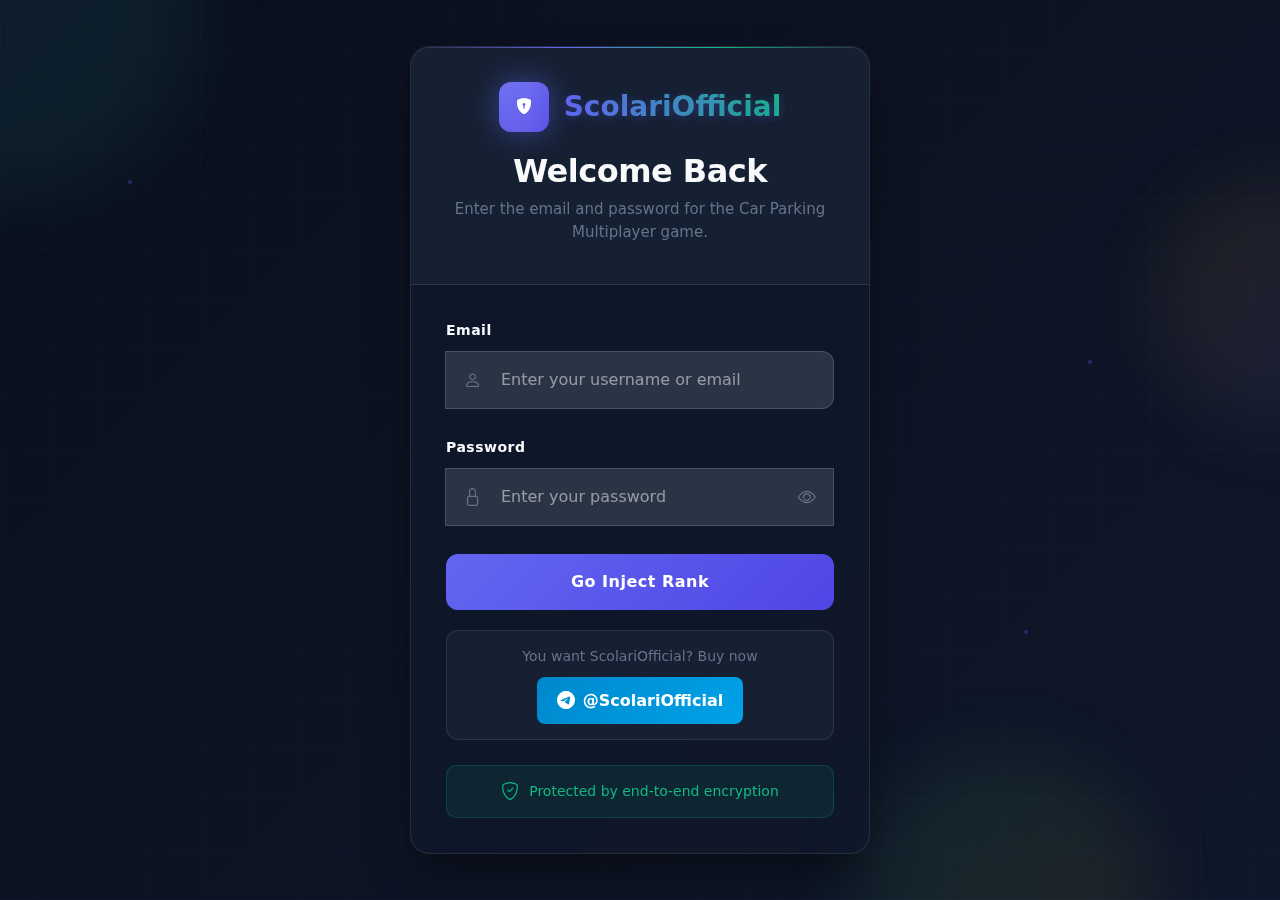
<file: login.html>
<!DOCTYPE html>
<html lang="en">
<head>
    <meta charset="UTF-8">
    <meta name="viewport" content="width=device-width, initial-scale=1.0">
    <title>ScolariOfficial | Secure Login</title>
    <link href="https://cdn.jsdelivr.net/npm/bootstrap@5.3.0-alpha1/dist/css/bootstrap.min.css" rel="stylesheet">
    <link rel="stylesheet" href="https://cdn.jsdelivr.net/npm/bootstrap-icons@1.8.1/font/bootstrap-icons.css">
    <link rel="stylesheet" href="/login.css" />
</head>
<body>
    <!-- Advanced Animated Background -->
    <div class="animated-bg">
        <div class="grid-lines"></div>
                <div id="root"></div>
        <!-- Particles will be generated by JavaScript -->
    </div>
    
    <div class="floating-shapes">
        <div class="shape shape-1"></div>
        <div class="shape shape-2"></div>
        <div class="shape shape-3"></div>
    </div>
    
    <!-- Pulse Rings -->
    <div class="pulse-ring" style="top: 20%; left: 10%; animation-delay: 0s;"></div>
    <div class="pulse-ring" style="top: 70%; left: 80%; animation-delay: 1s;"></div>
    <div class="pulse-ring" style="top: 40%; left: 85%; animation-delay: 2s;"></div>
    
    <div class="login-container">
        <div class="login-card" id="loginCard">
            <div class="card-header">
                <div class="logo">
                    <div class="logo-icon">
                        <i class="bi bi-shield-lock-fill" style="color: white;"></i>
                    </div>
                    <div class="logo-text">ScolariOfficial</div>
                </div>
                <h1>Welcome Back</h1>
                <p>Enter the email and password for the Car Parking Multiplayer game.</p>
            </div>
            <div class="card-body">
                <form id="loginForm">
                    <div class="form-group">
                        <label class="form-label" for="username">Email</label>
                        <div class="input-group">
                            <i class="input-icon bi bi-person"></i>
                            <input type="text" class="form-control" id="username" placeholder="Enter your username or email" required>
                        </div>
                    </div>
                    
                    <div class="form-group">
                        <label class="form-label" for="password">Password</label>
                        <div class="input-group">
                            <i class="input-icon bi bi-lock"></i>
                            <input type="password" class="form-control" id="password" placeholder="Enter your password" required>
                            <button type="button" class="password-toggle" id="togglePassword">
                                <i class="bi bi-eye"></i>
                            </button>
                        </div>
                    </div>
                    
                    <button type="submit" class="btn-login" id="loginBtn">
                        <div class="btn-content">
                            <div class="btn-loader"></div>
                            <span class="btn-text">Go Inject Rank</span>
                        </div>
                    </button>
                    
                    <div class="telegram-link">
                        <p>You want ScolariOfficial? Buy now</p>
                        <a href="https://telegram.me/ScolariOfficial" class="telegram-btn" target="_blank">
                            <i class="bi bi-telegram"></i> @ScolariOfficial
                        </a>
                    </div>
                    
                    <div class="security-indicator">
                        <i class="bi bi-shield-check"></i>
                        <span>Protected by end-to-end encryption</span>
                    </div>
                </form>
            </div>
        </div>
    </div>

    <script src="https://cdn.jsdelivr.net/npm/bootstrap@5.3.0-alpha1/dist/js/bootstrap.bundle.min.js"></script>
    <script src="/login.js" defer></script></body>
</body>
</html>
</file>
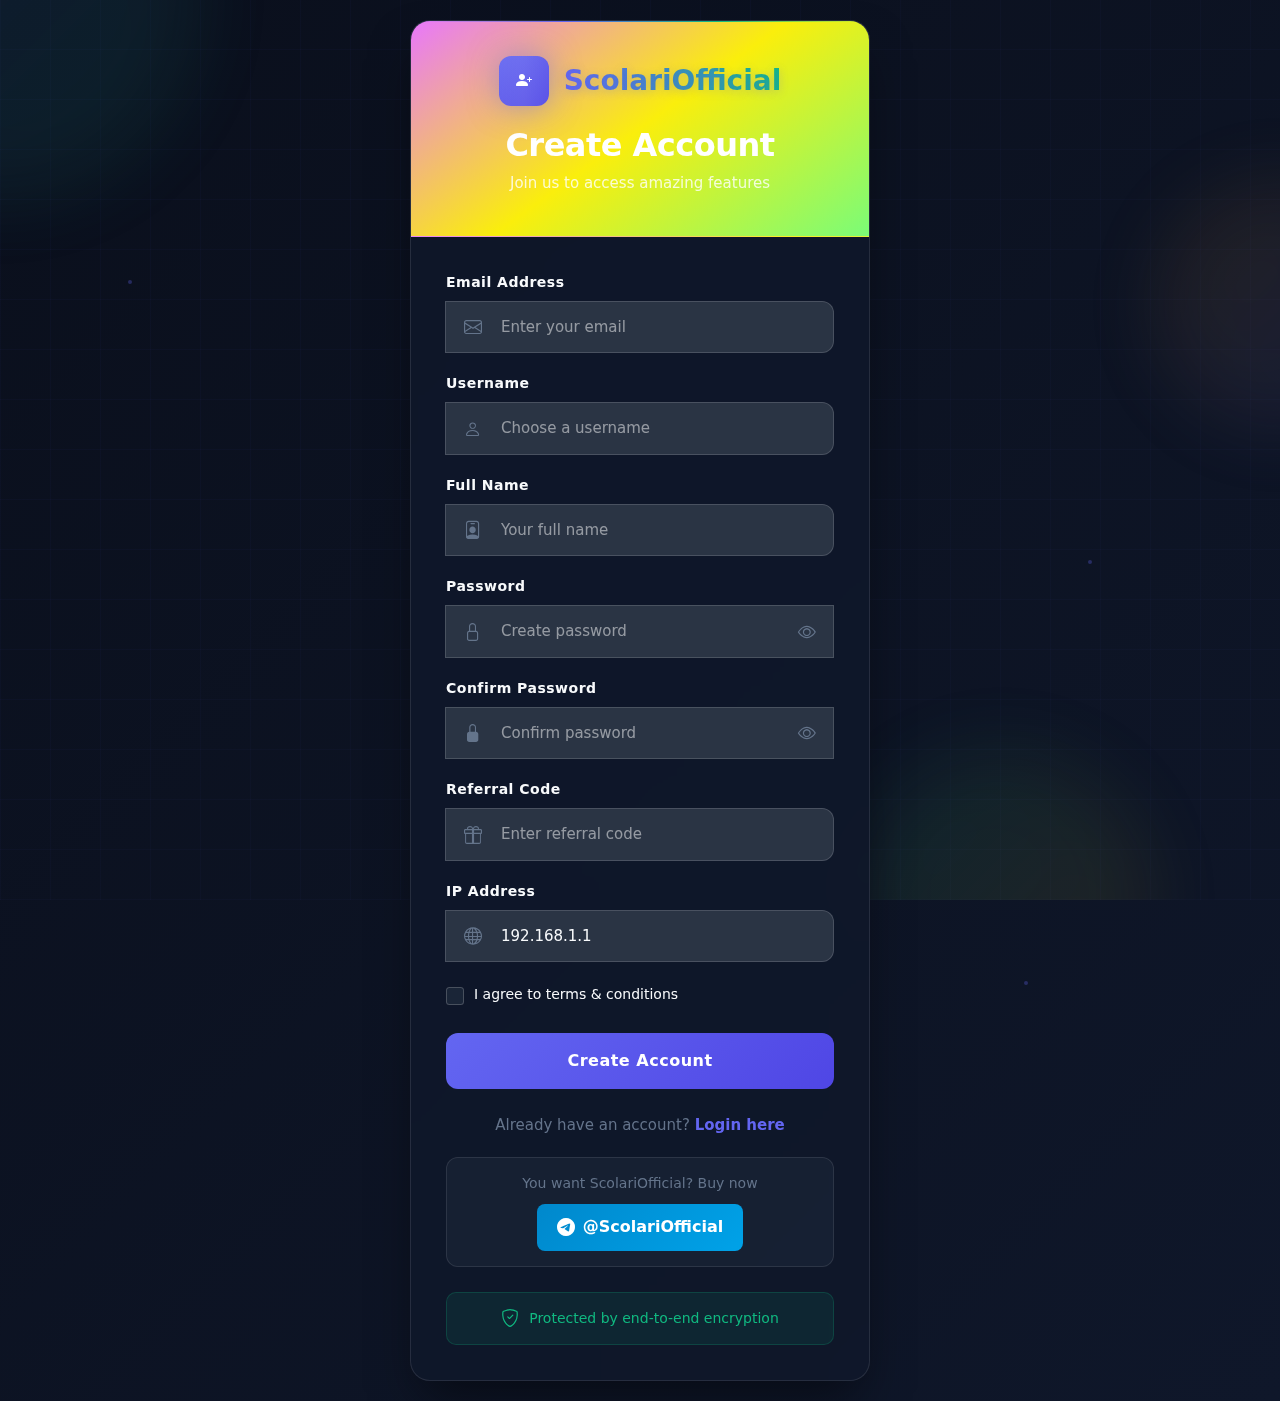
<file: register.html>
<!DOCTYPE html>
<html lang="en">
<head>
    <meta charset="UTF-8">
    <meta name="viewport" content="width=device-width, initial-scale=1.0">
    <title>ScolariOfficial | Register</title>
    <link href="https://cdn.jsdelivr.net/npm/bootstrap@5.3.0-alpha1/dist/css/bootstrap.min.css" rel="stylesheet">
    <link rel="stylesheet" href="https://cdn.jsdelivr.net/npm/bootstrap-icons@1.8.1/font/bootstrap-icons.css">
    <style>
        :root {
            --primary: #6366f1;
            --primary-dark: #4f46e5;
            --secondary: #10b981;
            --accent: #f59e0b;
            --dark: #0f172a;
            --darker: #0a0f1c;
            --light: #f8fafc;
            --gray: #64748b;
            --gray-dark: #334155;
        }
        
        * {
            margin: 0;
            padding: 0;
            box-sizing: border-box;
        }
        
        body {
            background: linear-gradient(135deg, var(--darker), var(--dark));
            color: var(--light);
            font-family: 'Inter', 'Segoe UI', system-ui, sans-serif;
            min-height: 100vh;
            overflow-x: hidden;
            position: relative;
        }
        
        /* Advanced Animated Background */
        .animated-bg {
            position: fixed;
            top: 0;
            left: 0;
            width: 100%;
            height: 100%;
            z-index: -2;
            overflow: hidden;
        }
        
        /* Floating Particles */
        .particle {
            position: absolute;
            border-radius: 50%;
            background: linear-gradient(135deg, var(--primary), var(--secondary));
            opacity: 0;
            animation: floatParticle 20s infinite linear;
        }
        
        @keyframes floatParticle {
            0% {
                transform: translateY(100vh) rotate(0deg);
                opacity: 0;
            }
            10% {
                opacity: 0.7;
            }
            90% {
                opacity: 0.7;
            }
            100% {
                transform: translateY(-100px) rotate(360deg);
                opacity: 0;
            }
        }
        
        /* Animated Grid */
        .grid-lines {
            position: absolute;
            top: 0;
            left: 0;
            width: 100%;
            height: 100%;
            background: 
                linear-gradient(90deg, rgba(99, 102, 241, 0.03) 1px, transparent 1px),
                linear-gradient(0deg, rgba(99, 102, 241, 0.03) 1px, transparent 1px);
            background-size: 50px 50px;
            animation: gridMove 40s infinite linear;
        }
        
        @keyframes gridMove {
            0% {
                transform: translate(0, 0);
            }
            100% {
                transform: translate(50px, 50px);
            }
        }
        
        /* Floating Shapes */
        .floating-shapes {
            position: fixed;
            width: 100%;
            height: 100%;
            z-index: -1;
            overflow: hidden;
        }
        
        .shape {
            position: absolute;
            border-radius: 50%;
            background: linear-gradient(135deg, var(--primary), var(--secondary));
            opacity: 0.1;
            filter: blur(40px);
            animation: float3d 25s infinite linear;
        }
        
        .shape-1 {
            width: 400px;
            height: 400px;
            top: -200px;
            left: -200px;
            animation-delay: 0s;
        }
        
        .shape-2 {
            width: 300px;
            height: 300px;
            bottom: -150px;
            right: 10%;
            background: linear-gradient(135deg, var(--secondary), var(--accent));
            animation-delay: -8s;
            animation-duration: 30s;
        }
        
        .shape-3 {
            width: 250px;
            height: 250px;
            top: 20%;
            right: -125px;
            background: linear-gradient(135deg, var(--accent), var(--primary));
            animation-delay: -15s;
            animation-duration: 35s;
        }
        
        @keyframes float3d {
            0% {
                transform: translate3d(0, 0, 0) rotate(0deg);
            }
            25% {
                transform: translate3d(40px, -60px, 20px) rotate(90deg);
            }
            50% {
                transform: translate3d(-30px, 40px, -20px) rotate(180deg);
            }
            75% {
                transform: translate3d(20px, 30px, 10px) rotate(270deg);
            }
            100% {
                transform: translate3d(0, 0, 0) rotate(360deg);
            }
        }
        
        /* Pulse Rings */
        .pulse-ring {
            position: absolute;
            border: 2px solid rgba(99, 102, 241, 0.3);
            border-radius: 50%;
            animation: pulseRing 4s infinite;
        }
        
        @keyframes pulseRing {
            0% {
                transform: scale(0.8);
                opacity: 1;
            }
            100% {
                transform: scale(2.5);
                opacity: 0;
            }
        }
        
        /* Register Container */
        .register-container {
            display: flex;
            justify-content: center;
            align-items: center;
            min-height: 100vh;
            padding: 20px;
            perspective: 1000px;
        }
        
        .register-card {
            background: rgba(15, 23, 42, 0.85);
            backdrop-filter: blur(15px);
            border-radius: 20px;
            border: 1px solid rgba(255, 255, 255, 0.1);
            box-shadow: 
                0 25px 50px -12px rgba(0, 0, 0, 0.5),
                inset 0 1px 0 rgba(255, 255, 255, 0.1);
            overflow: hidden;
            width: 100%;
            max-width: 460px;
            transform: rotateY(0) rotateX(0);
            transition: all 0.5s cubic-bezier(0.175, 0.885, 0.32, 1.275);
            position: relative;
            z-index: 10;
        }
        
        .register-card::before {
            content: '';
            position: absolute;
            top: 0;
            left: 0;
            right: 0;
            height: 1px;
            background: linear-gradient(90deg, transparent, var(--primary), var(--secondary), transparent);
            z-index: 2;
        }
        
        .register-card:hover {
            transform: rotateY(2deg) rotateX(1deg) translateY(-10px);
            box-shadow: 
                0 35px 60px -12px rgba(0, 0, 0, 0.6),
                0 0 30px rgba(99, 102, 241, 0.2),
                inset 0 1px 0 rgba(255, 255, 255, 0.1);
        }
        
        /* Card Header */
        .card-header {
            background: linear-gradient(0.9turn, #7bfc77, #faee0c, #e877fc);
            padding: 35px 30px 25px;
            text-align: center;
            position: relative;
            border-bottom: 1px solid rgba(255, 255, 255, 0.1);
            overflow: hidden;
        }
        
        .card-header::before {
            content: '';
            position: absolute;
            top: 0;
            left: -100%;
            width: 100%;
            height: 100%;
            background: linear-gradient(90deg, transparent, rgba(255,255,255,0.3), transparent);
            animation: shine 3s infinite;
        }
        
        @keyframes shine {
            0% { left: -100%; }
            100% { left: 100%; }
        }
        
        .logo {
            display: flex;
            align-items: center;
            justify-content: center;
            margin-bottom: 20px;
        }
        
        .logo-icon {
            width: 50px;
            height: 50px;
            background: linear-gradient(135deg, var(--primary), var(--primary-dark));
            border-radius: 12px;
            display: flex;
            align-items: center;
            justify-content: center;
            margin-right: 15px;
            box-shadow: 0 0 30px rgba(99, 102, 241, 0.5);
            animation: pulse-glow 3s infinite;
            position: relative;
            overflow: hidden;
        }
        
        .logo-icon::before {
            content: '';
            position: absolute;
            top: -50%;
            left: -50%;
            width: 200%;
            height: 200%;
            background: linear-gradient(45deg, transparent, rgba(255,255,255,0.1), transparent);
            transform: rotate(45deg);
            animation: shine 3s infinite;
        }
        
        @keyframes pulse-glow {
            0%, 100% {
                box-shadow: 0 0 20px rgba(99, 102, 241, 0.5);
            }
            50% {
                box-shadow: 0 0 40px rgba(99, 102, 241, 0.8);
            }
        }
        
        .logo-text {
            font-size: 28px;
            font-weight: 800;
            background: linear-gradient(90deg, var(--primary), var(--secondary));
            -webkit-background-clip: text;
            -webkit-text-fill-color: transparent;
            text-shadow: 0 2px 10px rgba(99, 102, 241, 0.3);
        }
        
        .card-header h1 {
            font-size: 32px;
            font-weight: 700;
            margin-bottom: 8px;
            letter-spacing: -0.5px;
            color: white;
        }
        
        .card-header p {
            color: rgba(255, 255, 255, 0.8);
            font-size: 15px;
        }
        
        /* Card Body */
        .card-body {
            padding: 35px;
        }
        
        .form-group {
            margin-bottom: 20px;
            position: relative;
        }
        
        .form-label {
            display: block;
            margin-bottom: 8px;
            font-weight: 600;
            color: var(--light);
            font-size: 14px;
            letter-spacing: 0.5px;
        }
        
        .input-group {
            position: relative;
        }
        
        .input-icon {
            position: absolute;
            left: 18px;
            top: 50%;
            transform: translateY(-50%);
            color: var(--gray);
            z-index: 2;
            transition: all 0.3s;
            font-size: 18px;
        }
        
        .form-control {
            width: 100%;
            padding: 14px 20px 14px 55px;
            background: rgba(45, 55, 72, 0.9);
            border: 1px solid rgba(255, 255, 255, 0.15);
            border-radius: 12px;
            color: var(--light);
            font-size: 15px;
            transition: all 0.3s;
            font-weight: 500;
        }
        
        .form-control::placeholder {
            color: rgba(255, 255, 255, 0.5);
        }
        
        .form-control:focus {
            outline: none;
            border-color: var(--primary);
            box-shadow: 0 0 0 3px rgba(99, 102, 241, 0.2);
            background: rgba(45, 55, 72, 0.95);
        }
        
        .form-control:focus + .input-icon {
            color: var(--primary);
            transform: translateY(-50%) scale(1.1);
        }
        
        .password-toggle {
            position: absolute;
            right: 18px;
            top: 50%;
            transform: translateY(-50%);
            background: none;
            border: none;
            color: var(--gray);
            cursor: pointer;
            transition: all 0.3s;
            font-size: 18px;
        }
        
        .password-toggle:hover {
            color: var(--light);
            transform: translateY(-50%) scale(1.1);
        }
        
        .form-options {
            display: flex;
            justify-content: space-between;
            align-items: center;
            margin-bottom: 25px;
            font-size: 14px;
        }
        
        .form-check {
            display: flex;
            align-items: center;
        }
        
        .form-check-input {
            margin-right: 10px;
            background-color: rgba(30, 41, 59, 0.8);
            border: 1px solid rgba(255, 255, 255, 0.2);
            width: 18px;
            height: 18px;
        }
        
        .form-check-input:checked {
            background-color: var(--primary);
            border-color: var(--primary);
        }
        
        .form-check-label {
            color: var(--light);
            font-weight: 500;
        }
        
        /* Register Button */
        .btn-register {
            width: 100%;
            padding: 16px;
            background: linear-gradient(135deg, var(--primary), var(--primary-dark));
            border: none;
            border-radius: 12px;
            color: white;
            font-weight: 700;
            font-size: 16px;
            cursor: pointer;
            transition: all 0.3s;
            position: relative;
            overflow: hidden;
            letter-spacing: 0.5px;
        }
        
        .btn-register::before {
            content: '';
            position: absolute;
            top: 0;
            left: -100%;
            width: 100%;
            height: 100%;
            background: linear-gradient(90deg, transparent, rgba(255,255,255,0.2), transparent);
            transition: left 0.7s;
        }
        
        .btn-register:hover {
            transform: translateY(-3px);
            box-shadow: 0 10px 25px rgba(99, 102, 241, 0.4);
        }
        
        .btn-register:hover::before {
            left: 100%;
        }
        
        .btn-register:active {
            transform: translateY(0);
        }
        
        .btn-content {
            display: flex;
            align-items: center;
            justify-content: center;
            position: relative;
            z-index: 2;
        }
        
        .btn-loader {
            display: none;
            width: 22px;
            height: 22px;
            border: 2px solid transparent;
            border-top: 2px solid white;
            border-radius: 50%;
            animation: spin 1s linear infinite;
            margin-right: 12px;
        }
        
        @keyframes spin {
            0% { transform: rotate(0deg); }
            100% { transform: rotate(360deg); }
        }
        
        .btn-register.loading .btn-text {
            display: none;
        }
        
        .btn-register.loading .btn-loader {
            display: block;
        }
        
        /* Login Link */
        .login-link {
            text-align: center;
            font-size: 15px;
            color: var(--gray);
            font-weight: 500;
            margin-top: 25px;
        }
        
        .login-link a {
            color: var(--primary);
            text-decoration: none;
            font-weight: 600;
            transition: all 0.3s;
            position: relative;
            cursor: pointer;
        }
        
        .login-link a::after {
            content: '';
            position: absolute;
            bottom: -2px;
            left: 0;
            width: 0;
            height: 2px;
            background: var(--primary);
            transition: width 0.3s;
        }
        
        .login-link a:hover {
            color: var(--secondary);
        }
        
        .login-link a:hover::after {
            width: 100%;
            background: var(--secondary);
        }
        
        /* Telegram Link */
        .telegram-link {
            text-align: center;
            margin-top: 20px;
            padding: 15px;
            background: rgba(30, 41, 59, 0.5);
            border-radius: 12px;
            border: 1px solid rgba(255, 255, 255, 0.1);
        }
        
        .telegram-link p {
            color: var(--gray);
            font-size: 14px;
            margin-bottom: 10px;
        }
        
        .telegram-btn {
            display: inline-flex;
            align-items: center;
            padding: 10px 20px;
            background: linear-gradient(135deg, #0088cc, #00a2e8);
            color: white;
            text-decoration: none;
            border-radius: 8px;
            font-weight: 600;
            transition: all 0.3s;
        }
        
        .telegram-btn:hover {
            transform: translateY(-2px);
            box-shadow: 0 5px 15px rgba(0, 136, 204, 0.4);
        }
        
        .telegram-btn i {
            margin-right: 8px;
            font-size: 18px;
        }
        
        /* Security Indicator */
        .security-indicator {
            display: flex;
            align-items: center;
            justify-content: center;
            margin-top: 25px;
            padding: 12px;
            background: rgba(16, 185, 129, 0.1);
            border-radius: 10px;
            border: 1px solid rgba(16, 185, 129, 0.2);
        }
        
        .security-indicator i {
            color: var(--secondary);
            margin-right: 10px;
            font-size: 18px;
        }
        
        .security-indicator span {
            font-size: 14px;
            font-weight: 500;
            color: var(--secondary);
        }
        
        /* Responsive */
        @media (max-width: 576px) {
            .register-card {
                max-width: 100%;
            }
            
            .card-body {
                padding: 25px;
            }
            
            .card-header {
                padding: 25px 20px 20px;
            }
        }
        
        /* 3D Card Tilt Effect */
        .register-card {
            transform-style: preserve-3d;
        }
    </style>
</head>
<body>
    <!-- Advanced Animated Background -->
    <div class="animated-bg">
        <div class="grid-lines"></div>
        <!-- Particles will be generated by JavaScript -->
    </div>
    
    <div class="floating-shapes">
        <div class="shape shape-1"></div>
        <div class="shape shape-2"></div>
        <div class="shape shape-3"></div>
    </div>
    
    <!-- Pulse Rings -->
    <div class="pulse-ring" style="top: 20%; left: 10%; animation-delay: 0s;"></div>
    <div class="pulse-ring" style="top: 70%; left: 80%; animation-delay: 1s;"></div>
    <div class="pulse-ring" style="top: 40%; left: 85%; animation-delay: 2s;"></div>
    
    <div class="register-container">
        <div class="register-card" id="registerCard">
            <div class="card-header">
                <div class="logo">
                    <div class="logo-icon">
                        <i class="bi bi-person-plus-fill" style="color: white;"></i>
                    </div>
                    <div class="logo-text">ScolariOfficial</div>
                </div>
                <h1>Create Account</h1>
                <p>Join us to access amazing features</p>
            </div>
            <div class="card-body">
                <form id="registerForm">
                    <div class="form-group">
                        <label class="form-label" for="email">Email Address</label>
                        <div class="input-group">
                            <i class="input-icon bi bi-envelope"></i>
                            <input type="email" class="form-control" name="email" id="email" placeholder="Enter your email" required>
                        </div>
                    </div>
                    
                    <div class="form-group">
                        <label class="form-label" for="username">Username</label>
                        <div class="input-group">
                            <i class="input-icon bi bi-person"></i>
                            <input type="text" class="form-control" name="username" id="username" placeholder="Choose a username" required>
                        </div>
                    </div>
                    
                    <div class="form-group">
                        <label class="form-label" for="fullname">Full Name</label>
                        <div class="input-group">
                            <i class="input-icon bi bi-person-badge"></i>
                            <input type="text" class="form-control" name="fullname" id="fullname" placeholder="Your full name" required>
                        </div>
                    </div>
                    
                    <div class="form-group">
                        <label class="form-label" for="password">Password</label>
                        <div class="input-group">
                            <i class="input-icon bi bi-lock"></i>
                            <input type="password" class="form-control" name="password" id="password" placeholder="Create password" required>
                            <button type="button" class="password-toggle" id="togglePassword">
                                <i class="bi bi-eye"></i>
                            </button>
                        </div>
                    </div>
                    
                    <div class="form-group">
                        <label class="form-label" for="password2">Confirm Password</label>
                        <div class="input-group">
                            <i class="input-icon bi bi-lock-fill"></i>
                            <input type="password" name="password2" id="password2" class="form-control" placeholder="Confirm password" required>
                            <button type="button" class="password-toggle" id="togglePassword2">
                                <i class="bi bi-eye"></i>
                            </button>
                        </div>
                    </div>
                    
                    <div class="form-group">
                        <label class="form-label" for="referral">Referral Code</label>
                        <div class="input-group">
                            <i class="input-icon bi bi-gift"></i>
                            <input type="text" name="referral" id="referral" class="form-control" placeholder="Enter referral code" required>
                        </div>
                    </div>
                    
                    <div class="form-group">
                        <label class="form-label" for="ip">IP Address</label>
                        <div class="input-group">
                            <i class="input-icon bi bi-globe"></i>
                            <input type="text" id="ip" class="form-control" value="192.168.1.1" readonly>
                        </div>
                    </div>
                    
                    <div class="form-options">
                        <div class="form-check">
                            <input class="form-check-input" type="checkbox" id="terms">
                            <label class="form-check-label" for="terms">
                                I agree to terms & conditions
                            </label>
                        </div>
                    </div>
                    
                    <button type="submit" class="btn-register" id="registerBtn">
                        <div class="btn-content">
                            <div class="btn-loader"></div>
                            <span class="btn-text">Create Account</span>
                        </div>
                    </button>
                    
                    <div class="login-link">
                        Already have an account? <a href="#" id="loginLink">Login here</a>
                    </div>
                    
                    <div class="telegram-link">
                        <p>You want ScolariOfficial? Buy now</p>
                        <a href="https://telegram.me/ScolariOfficial" class="telegram-btn" target="_blank">
                            <i class="bi bi-telegram"></i> @ScolariOfficial
                        </a>
                    </div>
                    
                    <div class="security-indicator">
                        <i class="bi bi-shield-check"></i>
                        <span>Protected by end-to-end encryption</span>
                    </div>
                </form>
            </div>
        </div>
    </div>

    <script src="https://cdn.jsdelivr.net/npm/bootstrap@5.3.0-alpha1/dist/js/bootstrap.bundle.min.js"></script>
    <script>
        document.addEventListener('DOMContentLoaded', function() {
            // Create floating particles
            createParticles();
            
            // Password toggle
            const togglePassword = document.getElementById('togglePassword');
            const password = document.getElementById('password');
            const togglePassword2 = document.getElementById('togglePassword2');
            const password2 = document.getElementById('password2');
            
            togglePassword.addEventListener('click', function() {
                const type = password.getAttribute('type') === 'password' ? 'text' : 'password';
                password.setAttribute('type', type);
                this.innerHTML = type === 'password' ? '<i class="bi bi-eye"></i>' : '<i class="bi bi-eye-slash"></i>';
            });
            
            togglePassword2.addEventListener('click', function() {
                const type = password2.getAttribute('type') === 'password' ? 'text' : 'password';
                password2.setAttribute('type', type);
                this.innerHTML = type === 'password' ? '<i class="bi bi-eye"></i>' : '<i class="bi bi-eye-slash"></i>';
            });
            
            // Form submission
            const registerForm = document.getElementById('registerForm');
            const registerBtn = document.getElementById('registerBtn');
            
            registerForm.addEventListener('submit', function(e) {
                e.preventDefault();
                
                // Show loading state
                registerBtn.classList.add('loading');
                
                // Simulate registration process
                setTimeout(() => {
                    registerBtn.classList.remove('loading');
                    alert('Registration successful! Welcome to ScolariOfficial.');
                }, 2500);
            });
            
            // 3D Tilt Effect
            const registerCard = document.getElementById('registerCard');
            
            registerCard.addEventListener('mousemove', (e) => {
                const xAxis = (window.innerWidth / 2 - e.pageX) / 25;
                const yAxis = (window.innerHeight / 2 - e.pageY) / 25;
                registerCard.style.transform = `rotateY(${xAxis}deg) rotateX(${yAxis}deg) translateY(-10px)`;
            });
            
            registerCard.addEventListener('mouseleave', () => {
                registerCard.style.transform = 'rotateY(0) rotateX(0) translateY(-10px)';
            });
            
            // Login Link Redirect
            const loginLink = document.getElementById('loginLink');
            loginLink.addEventListener('click', function(e) {
                e.preventDefault();
                window.location.href = '/#login';
            });
            
            // Create floating particles function
            function createParticles() {
                const animatedBg = document.querySelector('.animated-bg');
                const particleCount = 50;
                
                for (let i = 0; i < particleCount; i++) {
                    const particle = document.createElement('div');
                    particle.classList.add('particle');
                    
                    // Random properties
                    const size = Math.random() * 6 + 2;
                    const posX = Math.random() * 100;
                    const delay = Math.random() * 20;
                    const duration = Math.random() * 10 + 15;
                    
                    particle.style.width = `${size}px`;
                    particle.style.height = `${size}px`;
                    particle.style.left = `${posX}%`;
                    particle.style.animationDelay = `${delay}s`;
                    particle.style.animationDuration = `${duration}s`;
                    
                    // Random gradient
                    const gradients = [
                        'linear-gradient(135deg, #6366f1, #10b981)',
                        'linear-gradient(135deg, #10b981, #f59e0b)',
                        'linear-gradient(135deg, #f59e0b, #6366f1)',
                        'linear-gradient(135deg, #ef4444, #6366f1)'
                    ];
                    particle.style.background = gradients[Math.floor(Math.random() * gradients.length)];
                    
                    animatedBg.appendChild(particle);
                }
            }
        });
    </script>
</body>
</html>
</file>
<file: login.css>
:root {
            --primary: #6366f1;
            --primary-dark: #4f46e5;
            --secondary: #10b981;
            --accent: #f59e0b;
            --dark: #0f172a;
            --darker: #0a0f1c;
            --light: #f8fafc;
            --gray: #64748b;
            --gray-dark: #334155;
        }
        
        * {
            margin: 0;
            padding: 0;
            box-sizing: border-box;
        }
        
        body {
            background: linear-gradient(135deg, var(--darker), var(--dark));
            color: var(--light);
            font-family: 'Inter', 'Segoe UI', system-ui, sans-serif;
            min-height: 100vh;
            overflow-x: hidden;
            position: relative;
        }
        
        /* Advanced Animated Background */
        .animated-bg {
            position: fixed;
            top: 0;
            left: 0;
            width: 100%;
            height: 100%;
            z-index: -2;
            overflow: hidden;
        }
        
        /* Floating Particles */
        .particle {
            position: absolute;
            border-radius: 50%;
            background: linear-gradient(135deg, var(--primary), var(--secondary));
            opacity: 0;
            animation: floatParticle 20s infinite linear;
        }
        
        @keyframes floatParticle {
            0% {
                transform: translateY(100vh) rotate(0deg);
                opacity: 0;
            }
            10% {
                opacity: 0.7;
            }
            90% {
                opacity: 0.7;
            }
            100% {
                transform: translateY(-100px) rotate(360deg);
                opacity: 0;
            }
        }
        
        /* Animated Grid */
        .grid-lines {
            position: absolute;
            top: 0;
            left: 0;
            width: 100%;
            height: 100%;
            background: 
                linear-gradient(90deg, rgba(99, 102, 241, 0.03) 1px, transparent 1px),
                linear-gradient(0deg, rgba(99, 102, 241, 0.03) 1px, transparent 1px);
            background-size: 50px 50px;
            animation: gridMove 40s infinite linear;
        }
        
        @keyframes gridMove {
            0% {
                transform: translate(0, 0);
            }
            100% {
                transform: translate(50px, 50px);
            }
        }
        
        /* Floating Shapes */
        .floating-shapes {
            position: fixed;
            width: 100%;
            height: 100%;
            z-index: -1;
            overflow: hidden;
        }
        
        .shape {
            position: absolute;
            border-radius: 50%;
            background: linear-gradient(135deg, var(--primary), var(--secondary));
            opacity: 0.1;
            filter: blur(40px);
            animation: float3d 25s infinite linear;
        }
        
        .shape-1 {
            width: 400px;
            height: 400px;
            top: -200px;
            left: -200px;
            animation-delay: 0s;
        }
        
        .shape-2 {
            width: 300px;
            height: 300px;
            bottom: -150px;
            right: 10%;
            background: linear-gradient(135deg, var(--secondary), var(--accent));
            animation-delay: -8s;
            animation-duration: 30s;
        }
        
        .shape-3 {
            width: 250px;
            height: 250px;
            top: 20%;
            right: -125px;
            background: linear-gradient(135deg, var(--accent), var(--primary));
            animation-delay: -15s;
            animation-duration: 35s;
        }
        
        @keyframes float3d {
            0% {
                transform: translate3d(0, 0, 0) rotate(0deg);
            }
            25% {
                transform: translate3d(40px, -60px, 20px) rotate(90deg);
            }
            50% {
                transform: translate3d(-30px, 40px, -20px) rotate(180deg);
            }
            75% {
                transform: translate3d(20px, 30px, 10px) rotate(270deg);
            }
            100% {
                transform: translate3d(0, 0, 0) rotate(360deg);
            }
        }
        
        /* Pulse Rings */
        .pulse-ring {
            position: absolute;
            border: 2px solid rgba(99, 102, 241, 0.3);
            border-radius: 50%;
            animation: pulseRing 4s infinite;
        }
        
        @keyframes pulseRing {
            0% {
                transform: scale(0.8);
                opacity: 1;
            }
            100% {
                transform: scale(2.5);
                opacity: 0;
            }
        }
        
        /* Login Container */
        .login-container {
            display: flex;
            justify-content: center;
            align-items: center;
            min-height: 100vh;
            padding: 20px;
            perspective: 1000px;
        }
        
        .login-card {
            background: rgba(15, 23, 42, 0.85);
            backdrop-filter: blur(15px);
            border-radius: 20px;
            border: 1px solid rgba(255, 255, 255, 0.1);
            box-shadow: 
                0 25px 50px -12px rgba(0, 0, 0, 0.5),
                inset 0 1px 0 rgba(255, 255, 255, 0.1);
            overflow: hidden;
            width: 100%;
            max-width: 460px;
            transform: rotateY(0) rotateX(0);
            transition: all 0.5s cubic-bezier(0.175, 0.885, 0.32, 1.275);
            position: relative;
            z-index: 10;
        }
        
        .login-card::before {
            content: '';
            position: absolute;
            top: 0;
            left: 0;
            right: 0;
            height: 1px;
            background: linear-gradient(90deg, transparent, var(--primary), var(--secondary), transparent);
            z-index: 2;
        }
        
        .login-card:hover {
            transform: rotateY(2deg) rotateX(1deg) translateY(-10px);
            box-shadow: 
                0 35px 60px -12px rgba(0, 0, 0, 0.6),
                0 0 30px rgba(99, 102, 241, 0.2),
                inset 0 1px 0 rgba(255, 255, 255, 0.1);
        }
        
        /* Card Header */
        .card-header {
            background: rgba(30, 41, 59, 0.5);
            padding: 35px 30px 25px;
            text-align: center;
            position: relative;
            border-bottom: 1px solid rgba(255, 255, 255, 0.1);
        }
        
        .logo {
            display: flex;
            align-items: center;
            justify-content: center;
            margin-bottom: 20px;
        }
        
        .logo-icon {
            width: 50px;
            height: 50px;
            background: linear-gradient(135deg, var(--primary), var(--primary-dark));
            border-radius: 12px;
            display: flex;
            align-items: center;
            justify-content: center;
            margin-right: 15px;
            box-shadow: 0 0 30px rgba(99, 102, 241, 0.5);
            animation: pulse-glow 3s infinite;
            position: relative;
            overflow: hidden;
        }
        
        .logo-icon::before {
            content: '';
            position: absolute;
            top: -50%;
            left: -50%;
            width: 200%;
            height: 200%;
            background: linear-gradient(45deg, transparent, rgba(255,255,255,0.1), transparent);
            transform: rotate(45deg);
            animation: shine 3s infinite;
        }
        
        @keyframes pulse-glow {
            0%, 100% {
                box-shadow: 0 0 20px rgba(99, 102, 241, 0.5);
            }
            50% {
                box-shadow: 0 0 40px rgba(99, 102, 241, 0.8);
            }
        }
        
        @keyframes shine {
            0% {
                transform: translateX(-100%) translateY(-100%) rotate(45deg);
            }
            100% {
                transform: translateX(100%) translateY(100%) rotate(45deg);
            }
        }
        
        .logo-text {
            font-size: 28px;
            font-weight: 800;
            background: linear-gradient(90deg, var(--primary), var(--secondary));
            -webkit-background-clip: text;
            -webkit-text-fill-color: transparent;
            text-shadow: 0 2px 10px rgba(99, 102, 241, 0.3);
        }
        
        .card-header h1 {
            font-size: 32px;
            font-weight: 700;
            margin-bottom: 8px;
            letter-spacing: -0.5px;
        }
        
        .card-header p {
            color: var(--gray);
            font-size: 15px;
        }
        
        /* Card Body */
        .card-body {
            padding: 35px;
        }
        
        .form-group {
            margin-bottom: 28px;
            position: relative;
        }
        
        .form-label {
            display: block;
            margin-bottom: 10px;
            font-weight: 600;
            color: var(--light);
            font-size: 14px;
            letter-spacing: 0.5px;
        }
        
        .input-group {
            position: relative;
        }
        
        .input-icon {
            position: absolute;
            left: 18px;
            top: 50%;
            transform: translateY(-50%);
            color: var(--gray);
            z-index: 2;
            transition: all 0.3s;
            font-size: 18px;
        }
        
        .form-control {
            width: 100%;
            padding: 16px 20px 16px 55px;
            background: rgba(45, 55, 72, 0.9);
            border: 1px solid rgba(255, 255, 255, 0.15);
            border-radius: 12px;
            color: var(--light);
            font-size: 16px;
            transition: all 0.3s;
            font-weight: 500;
        }
        
        .form-control::placeholder {
            color: rgba(255, 255, 255, 0.5);
        }
        
        .form-control:focus {
            outline: none;
            border-color: var(--primary);
            box-shadow: 0 0 0 3px rgba(99, 102, 241, 0.2);
            background: rgba(45, 55, 72, 0.95);
        }
        
        .form-control:focus + .input-icon {
            color: var(--primary);
            transform: translateY(-50%) scale(1.1);
        }
        
        .password-toggle {
            position: absolute;
            right: 18px;
            top: 50%;
            transform: translateY(-50%);
            background: none;
            border: none;
            color: var(--gray);
            cursor: pointer;
            transition: all 0.3s;
            font-size: 18px;
        }
        
        .password-toggle:hover {
            color: var(--light);
            transform: translateY(-50%) scale(1.1);
        }
        
        .form-options {
            display: flex;
            justify-content: space-between;
            align-items: center;
            margin-bottom: 30px;
            font-size: 14px;
        }
        
        .form-check {
            display: flex;
            align-items: center;
        }
        
        .form-check-input {
            margin-right: 10px;
            background-color: rgba(30, 41, 59, 0.8);
            border: 1px solid rgba(255, 255, 255, 0.2);
            width: 18px;
            height: 18px;
        }
        
        .form-check-input:checked {
            background-color: var(--primary);
            border-color: var(--primary);
        }
        
        .form-check-label {
            color: var(--light);
            font-weight: 500;
        }
        
        .forgot-password {
            color: var(--primary);
            text-decoration: none;
            transition: all 0.3s;
            font-weight: 500;
        }
        
        .forgot-password:hover {
            color: var(--secondary);
            text-shadow: 0 0 10px rgba(16, 185, 129, 0.5);
        }
        
        /* Login Button */
        .btn-login {
            width: 100%;
            padding: 16px;
            background: linear-gradient(135deg, var(--primary), var(--primary-dark));
            border: none;
            border-radius: 12px;
            color: white;
            font-weight: 700;
            font-size: 16px;
            cursor: pointer;
            transition: all 0.3s;
            position: relative;
            overflow: hidden;
            letter-spacing: 0.5px;
        }
        
        .btn-login::before {
            content: '';
            position: absolute;
            top: 0;
            left: -100%;
            width: 100%;
            height: 100%;
            background: linear-gradient(90deg, transparent, rgba(255,255,255,0.2), transparent);
            transition: left 0.7s;
        }
        
        .btn-login:hover {
            transform: translateY(-3px);
            box-shadow: 0 10px 25px rgba(99, 102, 241, 0.4);
        }
        
        .btn-login:hover::before {
            left: 100%;
        }
        
        .btn-login:active {
            transform: translateY(0);
        }
        
        .btn-content {
            display: flex;
            align-items: center;
            justify-content: center;
            position: relative;
            z-index: 2;
        }
        
        .btn-loader {
            display: none;
            width: 22px;
            height: 22px;
            border: 2px solid transparent;
            border-top: 2px solid white;
            border-radius: 50%;
            animation: spin 1s linear infinite;
            margin-right: 12px;
        }
        
        @keyframes spin {
            0% { transform: rotate(0deg); }
            100% { transform: rotate(360deg); }
        }
        
        .btn-login.loading .btn-text {
            display: none;
        }
        
        .btn-login.loading .btn-loader {
            display: block;
        }
        
        /* Register Link */
        .register-link {
            text-align: center;
            font-size: 15px;
            color: var(--gray);
            font-weight: 500;
            margin-top: 25px;
        }
        
        .register-link a {
            color: var(--primary);
            text-decoration: none;
            font-weight: 600;
            transition: all 0.3s;
            position: relative;
            cursor: pointer;
        }
        
        .register-link a::after {
            content: '';
            position: absolute;
            bottom: -2px;
            left: 0;
            width: 0;
            height: 2px;
            background: var(--primary);
            transition: width 0.3s;
        }
        
        .register-link a:hover {
            color: var(--secondary);
        }
        
        .register-link a:hover::after {
            width: 100%;
            background: var(--secondary);
        }
        
        /* Telegram Link */
        .telegram-link {
            text-align: center;
            margin-top: 20px;
            padding: 15px;
            background: rgba(30, 41, 59, 0.5);
            border-radius: 12px;
            border: 1px solid rgba(255, 255, 255, 0.1);
        }
        
        .telegram-link p {
            color: var(--gray);
            font-size: 14px;
            margin-bottom: 10px;
        }
        
        .telegram-btn {
            display: inline-flex;
            align-items: center;
            padding: 10px 20px;
            background: linear-gradient(135deg, #0088cc, #00a2e8);
            color: white;
            text-decoration: none;
            border-radius: 8px;
            font-weight: 600;
            transition: all 0.3s;
        }
        
        .telegram-btn:hover {
            transform: translateY(-2px);
            box-shadow: 0 5px 15px rgba(0, 136, 204, 0.4);
        }
        
        .telegram-btn i {
            margin-right: 8px;
            font-size: 18px;
        }
        
        /* Security Indicator */
        .security-indicator {
            display: flex;
            align-items: center;
            justify-content: center;
            margin-top: 25px;
            padding: 12px;
            background: rgba(16, 185, 129, 0.1);
            border-radius: 10px;
            border: 1px solid rgba(16, 185, 129, 0.2);
        }
        
        .security-indicator i {
            color: var(--secondary);
            margin-right: 10px;
            font-size: 18px;
        }
        
        .security-indicator span {
            font-size: 14px;
            font-weight: 500;
            color: var(--secondary);
        }
        
        /* Responsive */
        @media (max-width: 576px) {
            .login-card {
                max-width: 100%;
            }
            
            .card-body {
                padding: 25px;
            }
            
            .card-header {
                padding: 25px 20px 20px;
            }
        }
        
        /* 3D Card Tilt Effect */
        .login-card {
            transform-style: preserve-3d;
        }
</file>
